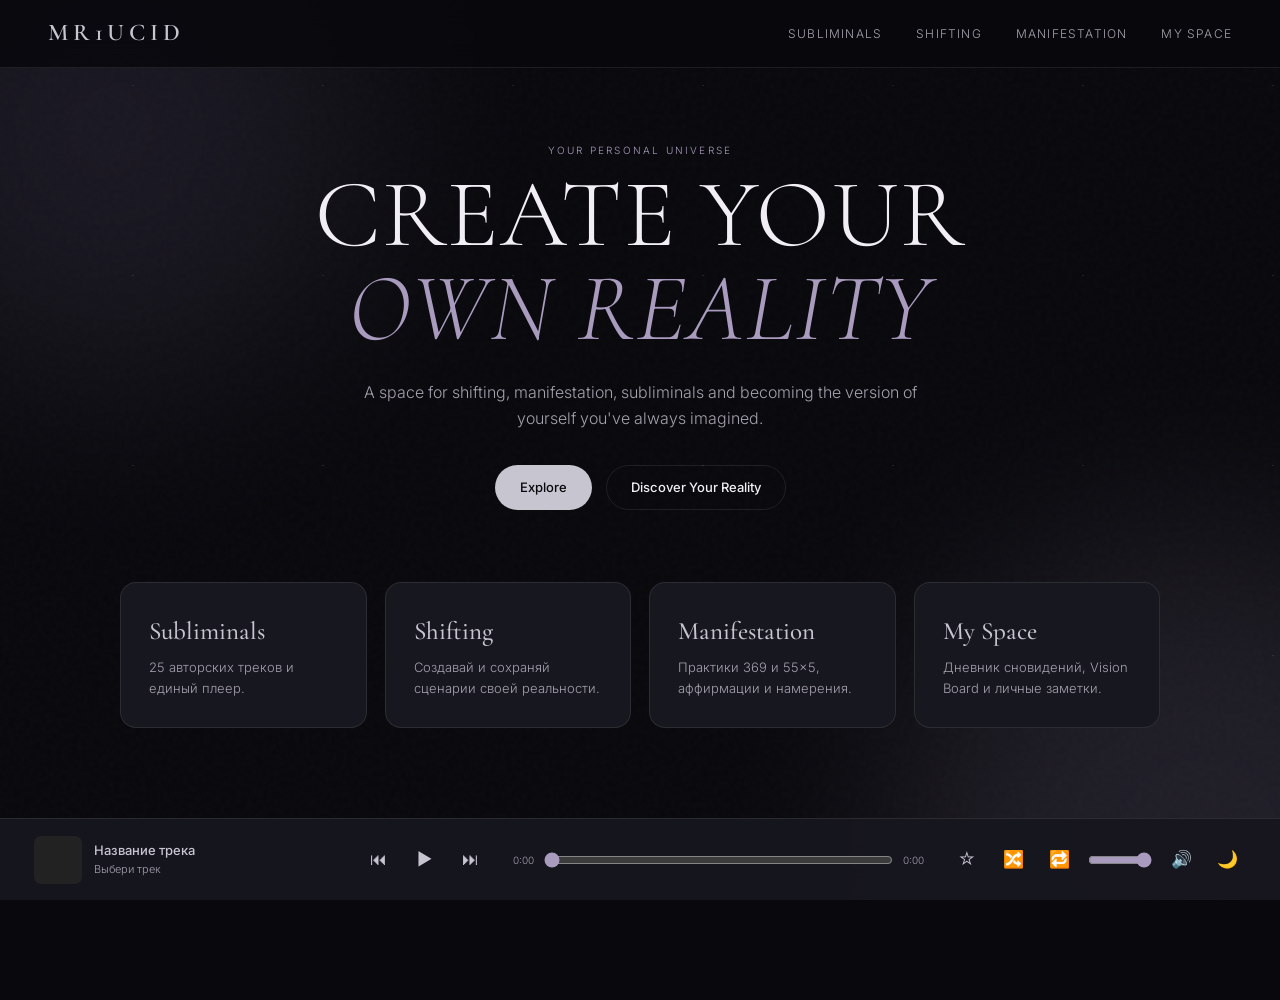
<file: index.html>
<!DOCTYPE html>
<html lang="ru">
<head>
  <meta charset="UTF-8">
  <meta name="viewport" content="width=device-width, initial-scale=1, viewport-fit=cover">
  <title>MR1UCID — Create Your Own Reality</title>
  <meta name="description" content="A personal space for subliminals, shifting, manifestation and becoming the version of yourself you've imagined.">
  <meta name="theme-color" content="#09090D">
  <link rel="canonical" href="https://mr1ucid.github.io/">
  <meta property="og:type" content="website">
  <meta property="og:url" content="https://mr1ucid.github.io/">
  <meta property="og:title" content="MR1UCID — Create Your Own Reality">
  <meta property="og:description" content="A personal space for subliminals, shifting and manifestation.">
  <meta property="og:image" content="https://mr1ucid.github.io/og-image.jpg">
  <meta name="twitter:card" content="summary_large_image">
  <link rel="manifest" href="manifest.json">
  <link rel="icon" type="image/svg+xml" href="favicon.svg">
  <link rel="apple-touch-icon" href="icons/icon-192.png">
  <link rel="preconnect" href="https://fonts.googleapis.com">
  <link rel="preconnect" href="https://fonts.gstatic.com" crossorigin>
  <link href="https://fonts.googleapis.com/css2?family=Cormorant+Garamond:ital,wght@0,300;0,400;0,500;0,600;1,300;1,400&family=Inter:wght@300;400;500;600&display=swap" rel="stylesheet">
  <link rel="stylesheet" href="style.css">
</head>
<body>
  <div class="bg-effects" aria-hidden="true"><div class="stars"></div><div class="glow-orb glow-1"></div><div class="glow-orb glow-2"></div><div class="film-grain"></div></div>
  <header class="top-nav">
    <a href="#home" class="logo" aria-label="MR1UCID — главная">MR1UCID</a>
    <nav class="nav-links" aria-label="Основная навигация">
      <a href="#subliminals">Subliminals</a><a href="#shifting">Shifting</a><a href="#manifestation">Manifestation</a><a href="#my-space">My Space</a>
    </nav>
    <button id="installPwaBtn" class="btn-install" type="button" hidden>Install App</button>
  </header>
  <main id="app-container">
    <section id="home" class="page active" aria-labelledby="homeTitle">
      <div class="hero">
        <p class="eyebrow">YOUR PERSONAL UNIVERSE</p>
        <h1 class="hero-title" id="homeTitle">CREATE YOUR<br><em>OWN REALITY</em></h1>
        <p class="hero-subtitle">A space for shifting, manifestation, subliminals and becoming the version of yourself you've always imagined.</p>
        <div class="hero-btns"><a href="#subliminals" class="btn-primary">Explore</a><a href="#shifting" class="btn-secondary">Discover Your Reality</a></div>
      </div>
      <div class="home-grid">
        <a href="#subliminals" class="card nav-card"><h2>Subliminals</h2><p>25 авторских треков и единый плеер.</p></a>
        <a href="#shifting" class="card nav-card"><h2>Shifting</h2><p>Создавай и сохраняй сценарии своей реальности.</p></a>
        <a href="#manifestation" class="card nav-card"><h2>Manifestation</h2><p>Практики 369 и 55×5, аффирмации и намерения.</p></a>
        <a href="#my-space" class="card nav-card"><h2>My Space</h2><p>Дневник сновидений, Vision Board и личные заметки.</p></a>
      </div>
      <p id="offlineNotice" class="offline-notice" role="status" hidden>Нет подключения. Доступна сохранённая версия сайта.</p>
    </section>

    <section id="subliminals" class="page" aria-labelledby="tracksHeading">
      <div class="section-header"><p class="eyebrow">LISTEN & RESET</p><h2 id="tracksHeading">My Subliminals</h2><p>25 треков, обложки и один синхронизированный плеер.</p></div>
      <div class="library-toolbar">
        <label class="search-bar"><span class="sr-only">Поиск треков</span><input type="search" id="searchInput" placeholder="Найти трек или тему…"></label>
        <label class="control-label">Показать
          <select id="trackFilter"><option value="all">Все треки</option><option value="favorites">Избранное</option><option value="recent">Недавно слушали</option></select>
        </label>
        <label class="control-label">Категория
          <select id="trackCategory"><option value="all">Все темы</option><option value="appearance">Внешность</option><option value="wellbeing">Самочувствие</option><option value="relationships">Отношения</option><option value="success">Цели и учёба</option><option value="lifestyle">Образ жизни</option><option value="shifting">Shifting</option></select>
        </label>
        <label class="control-label">Плейлист
          <select id="playlistSelect"><option value="">Все треки</option></select>
        </label>
        <form id="playlistForm" class="inline-form"><label class="sr-only" for="playlistName">Новый плейлист</label><input id="playlistName" maxlength="40" placeholder="Название плейлиста"><button class="btn-secondary" type="submit">Создать</button></form>
      </div>
      <p id="libraryStatus" class="muted" role="status"></p>
      <div class="library-grid" id="libraryGrid" aria-live="polite"></div>
      <section class="queue-panel card" aria-labelledby="queueTitle"><div class="section-heading-row"><h3 id="queueTitle">Очередь</h3><button class="text-button" type="button" id="clearQueueBtn">Очистить</button></div><ol id="queueList" class="simple-list"></ol></section>
    </section>

    <section id="shifting" class="page" aria-labelledby="shiftingHeading">
      <div class="section-header"><p class="eyebrow">DESIRED REALITY</p><h2 id="shiftingHeading">Shifting &amp; Desired Reality</h2><p>Записывай идеи и возвращайся к ним в любой момент.</p></div>
      <div class="card editor-card"><h3 id="scriptFormHeading">DR Script Creator</h3>
        <form id="drScriptForm">
          <input type="hidden" id="scriptId">
          <label for="drName">Название сценария</label><input type="text" id="drName" maxlength="80" placeholder="Например: Hogwarts, Mystic Falls" required>
          <label for="drDesc">Описание</label><textarea id="drDesc" maxlength="10000" placeholder="Описание реальности, кто ты там, твои способности…" rows="5" required></textarea>
          <div class="form-actions"><button type="submit" class="btn-primary" id="saveScriptBtn">Сохранить</button><button type="button" class="btn-secondary" id="cancelScriptEditBtn" hidden>Отмена</button></div>
        </form>
        <div id="savedScripts" class="saved-scripts"></div>
      </div>
    </section>

    <section id="manifestation" class="page" aria-labelledby="manifestHeading">
      <div class="section-header"><p class="eyebrow">INTENTION &amp; PRACTICE</p><h2 id="manifestHeading">Manifestation Tools</h2><p>Личный прогресс сохраняется на этом устройстве.</p></div>
      <div class="tools-grid">
        <div class="card tool-card"><h3>369 Method</h3><p>Запиши намерение и отмечай практику утром, днём и вечером.</p>
          <label for="intention369">Моё намерение</label><input type="text" id="intention369" maxlength="180" placeholder="Твоё желание…">
          <div class="counter-controls"><button class="btn-secondary" type="button" data-369="morning">Утро <span id="countMorning">0/3</span></button><button class="btn-secondary" type="button" data-369="day">День <span id="countDay">0/6</span></button><button class="btn-secondary" type="button" data-369="night">Вечер <span id="countNight">0/9</span></button></div>
          <p id="status369" role="status">Прогресс: 0/18</p><button id="reset369" class="text-button" type="button">Сбросить прогресс</button>
        </div>
        <div class="card tool-card"><h3>55×5 Method</h3><p>Записывай выбранную фразу пять дней подряд.</p>
          <label for="intention55">Фраза</label><input id="intention55" maxlength="180" placeholder="Моё намерение…"><label for="count55">Записей сегодня</label><input id="count55" type="number" min="0" max="55" value="0"><button id="save55" class="btn-secondary" type="button">Сохранить прогресс</button><p id="status55" role="status"></p>
        </div>
        <div class="card tool-card affirmation-card"><h3>Affirmations</h3><p id="affirmationText" class="affirmation-display">Выбери тему и найди слова, которые откликаются.</p>
          <div class="affirmation-controls"><label for="affirmationCategory">Тема</label><select id="affirmationCategory"><option value="all">Все</option><option value="confidence">Уверенность</option><option value="self-care">Забота о себе</option><option value="success">Цели</option><option value="calm">Спокойствие</option><option value="custom">Мои</option></select>
          <label for="affirmationSearch">Поиск</label><input id="affirmationSearch" type="search" placeholder="Найти аффирмацию…"></div>
          <div class="form-actions"><button id="nextAffirmation" class="btn-primary" type="button">Случайная</button><button id="copyAffirmation" class="btn-secondary" type="button">Копировать</button><button id="favoriteAffirmation" class="btn-secondary" type="button">☆ В избранное</button></div>
          <form id="customAffirmationForm" class="inline-form"><label class="sr-only" for="customAffirmation">Своя аффирмация</label><input id="customAffirmation" maxlength="300" placeholder="Добавить свою…"><button class="btn-secondary" type="submit">Добавить</button></form><ul id="affirmationResults" class="simple-list"></ul>
        </div>
      </div>
    </section>

    <section id="my-space" class="page" aria-labelledby="spaceHeading">
      <div class="section-header"><p class="eyebrow">YOUR PRIVATE SPACE</p><h2 id="spaceHeading">My Space</h2><p>Личные записи хранятся только в твоём браузере.</p></div>
      <div class="dashboard">
        <div class="card"><h3 id="greeting">Hello, Creator</h3><p id="clock">00:00</p><p id="date">Date</p><p id="quoteOfDay" class="muted"></p></div>
        <div class="card"><h3>Daily Intention</h3><label class="sr-only" for="dailyIntention">Намерение на сегодня</label><textarea id="dailyIntention" maxlength="1000" placeholder="Что важно для тебя сегодня?" rows="3"></textarea><p id="intentionSaved" class="muted" role="status">Сохраняется автоматически</p></div>
      </div>
      <div class="card achievements-card"><h3>Achievements</h3><p class="muted">Награды открываются за реальные действия в приложении.</p><div id="achievementList" class="achievement-list"></div></div>
      <div class="card journal-card"><div class="section-heading-row"><h3>Dream Journal</h3><input id="dreamSearch" type="search" placeholder="Поиск записей"></div>
        <form id="dreamForm"><input type="hidden" id="dreamId"><label for="dreamTitle">Название</label><input id="dreamTitle" maxlength="100" required placeholder="Название сна"><label for="dreamText">Описание</label><textarea id="dreamText" maxlength="5000" rows="4" required placeholder="Что тебе приснилось?"></textarea><div class="form-grid"><label>Дата<input id="dreamDate" type="date" required></label><label>Настроение<select id="dreamMood"><option>Спокойствие</option><option>Радость</option><option>Тревога</option><option>Удивление</option><option>Другое</option></select></label><label>Теги<input id="dreamTags" maxlength="160" placeholder="например: море, полёт"></label></div><div class="form-actions"><button class="btn-primary" type="submit" id="saveDreamBtn">Сохранить запись</button><button class="btn-secondary" id="cancelDreamEditBtn" type="button" hidden>Отмена</button></div></form><div id="dreamEntries" class="entry-list"></div>
      </div>
      <div class="card vision-card"><div class="section-heading-row"><div><h3>Vision Board</h3><p class="muted">Добавляй локальные изображения и подписи. Перетаскивай карточки.</p></div><button id="exportBoard" class="btn-secondary" type="button">Скачать PNG</button></div>
        <form id="boardForm" class="inline-form"><label class="sr-only" for="boardCaption">Подпись</label><input id="boardCaption" maxlength="120" placeholder="Подпись или цель"><label class="file-label">Изображение <input id="boardImage" type="file" accept="image/png,image/jpeg,image/webp"></label><button class="btn-secondary" type="submit">Добавить</button></form><div id="visionBoard" class="vision-board" aria-label="Личная доска визуализации"></div>
      </div>
      <div class="card settings-card"><h3>Данные и оформление</h3><p class="muted">Экспортируй резервную копию или восстанови её на этом устройстве.</p>
        <div class="settings-controls"><label for="themeSelect">Тема</label><select id="themeSelect"><option value="midnight">Midnight Lavender</option><option value="silver">Celestial Silver</option><option value="rose">Gothic Rose</option></select><button id="exportData" class="btn-secondary" type="button">Экспорт данных</button><label class="btn-secondary import-label">Импорт копии<input id="importData" type="file" accept="application/json,.json"></label><button id="clearData" class="text-button danger-button" type="button">Очистить данные</button></div><p id="storageStatus" class="muted" role="status"></p>
      </div>
    </section>
  </main>

  <section class="global-player" id="globalPlayer" aria-label="Аудиоплеер">
    <div class="player-info"><div class="player-cover" id="playerCover"></div><div class="player-text"><span class="player-title" id="playerTitle">Название трека</span><span class="player-status" id="playerStatus" role="status">Выбери трек</span></div></div>
    <div class="player-controls"><button id="prevBtn" type="button" aria-label="Предыдущий трек">⏮</button><button id="playPauseBtn" type="button" aria-label="Воспроизвести">▶</button><button id="nextBtn" type="button" aria-label="Следующий трек">⏭</button></div>
    <div class="player-progress"><span id="currentTime">0:00</span><label class="sr-only" for="progressBar">Позиция воспроизведения</label><input type="range" id="progressBar" min="0" max="100" value="0"><span id="duration">0:00</span></div>
    <div class="player-actions"><button id="favoriteTrack" type="button" aria-label="Добавить трек в избранное">☆</button><button id="shuffleBtn" type="button" aria-label="Случайный порядок" aria-pressed="false">🔀</button><button id="repeatBtn" type="button" aria-label="Повтор трека" aria-pressed="false">🔁</button><label class="volume-control"><span class="sr-only">Громкость</span><input id="volumeControl" type="range" min="0" max="1" step="0.05" value="1"></label><button id="muteBtn" type="button" aria-label="Отключить звук" aria-pressed="false">🔊</button><button id="sleepTimerBtn" type="button" aria-label="Таймер сна">🌙</button></div>
  </section>
  <nav class="bottom-nav" id="bottomNav" aria-label="Мобильная навигация">
    <a href="#home" class="bottom-nav__item active" data-page="home"><span aria-hidden="true">🏠</span><span>Home</span></a><a href="#subliminals" class="bottom-nav__item" data-page="subliminals"><span aria-hidden="true">🎧</span><span>Audio</span></a><a href="#shifting" class="bottom-nav__item" data-page="shifting"><span aria-hidden="true">✨</span><span>Shifting</span></a><a href="#manifestation" class="bottom-nav__item" data-page="manifestation"><span aria-hidden="true">📝</span><span>Practice</span></a><a href="#my-space" class="bottom-nav__item" data-page="my-space"><span aria-hidden="true">👤</span><span>My Space</span></a>
  </nav>
  <audio id="mainAudio" preload="metadata"></audio>
  <div id="toast" class="toast" role="status" aria-live="polite"></div>
  <script src="script.js" defer></script>
</body>
</html>
</file>
<file: style.css>
:root {
  --bg: #09090D;
  --bg-sec: #111117;
  --card: #17171F;
  --silver: #C7C5D0;
  --lavender: #A99BBE;
  --violet: #81729D;
  --text: #F1EFF5;
  --text-dim: #A5A1AE;
  --border: rgba(255, 255, 255, .09);
  --glass: rgba(23, 23, 31, .94);
  --font-serif: 'Cormorant Garamond', Georgia, serif;
  --font-sans: Inter, Arial, sans-serif;
  --ease: cubic-bezier(.22,.61,.36,1);
  --radius: 16px;
  color-scheme: dark;
}
[data-theme="silver"] { --bg:#0C0D12; --bg-sec:#151821; --card:#1D202A; --silver:#D9D9E4; --lavender:#AABBD2; --violet:#788DAA; --text:#F1F3F8; --text-dim:#B4BAC7; }
[data-theme="rose"] { --bg:#100B10; --bg-sec:#1B111A; --card:#231722; --silver:#E2C9D4; --lavender:#C99CB4; --violet:#9C6A85; --text:#F6EDF2; --text-dim:#C0AAB7; }
*,*::before,*::after { box-sizing:border-box; }
html { scroll-behavior:smooth; }
body { margin:0; min-height:100vh; background:var(--bg); color:var(--text); font-family:var(--font-sans); font-weight:300; line-height:1.6; overflow-x:hidden; padding:0 0 calc(100px + env(safe-area-inset-bottom,0px)); }
button,input,textarea,select { font:inherit; color:inherit; }
button,a,select { -webkit-tap-highlight-color:transparent; }
button { cursor:pointer; }
a { color:inherit; text-decoration:none; }
button:focus-visible,a:focus-visible,input:focus-visible,textarea:focus-visible,select:focus-visible { outline:2px solid var(--lavender); outline-offset:3px; }
.sr-only { position:absolute; width:1px; height:1px; padding:0; margin:-1px; overflow:hidden; clip:rect(0,0,0,0); white-space:nowrap; border:0; }
.bg-effects { position:fixed; inset:0; z-index:-1; pointer-events:none; overflow:hidden; }
.stars { position:absolute; inset:0; opacity:.2; background-image:radial-gradient(1px 1px at 10% 20%,#fff 45%,transparent 55%),radial-gradient(1px 1px at 70% 45%,#fff 45%,transparent 55%),radial-gradient(1px 1px at 42% 80%,#fff 45%,transparent 55%); background-size:190px 190px; }
.glow-orb { position:absolute; border-radius:50%; filter:blur(100px); opacity:.14; }
.glow-1 { width:500px;height:500px;background:var(--violet);top:-120px;left:-140px; }
.glow-2 { width:600px;height:600px;background:var(--lavender);bottom:-240px;right:-220px; }
.film-grain { position:absolute;inset:0;opacity:.025;background-image:url("data:image/svg+xml,%3Csvg viewBox='0 0 200 200' xmlns='http://www.w3.org/2000/svg'%3E%3Cfilter id='n'%3E%3CfeTurbulence type='fractalNoise' baseFrequency='.85' numOctaves='3' stitchTiles='stitch'/%3E%3C/filter%3E%3Crect width='100%25' height='100%25' filter='url(%23n)'/%3E%3C/svg%3E"); }
.top-nav { position:fixed;top:0;left:0;width:100%;min-height:68px;padding:12px clamp(16px,4vw,48px);display:flex;justify-content:space-between;align-items:center;gap:20px;background:rgba(9,9,13,.88);backdrop-filter:blur(14px);z-index:100;border-bottom:1px solid var(--border); }
.logo { font-family:var(--font-serif);font-size:24px;letter-spacing:.2em;color:var(--silver);font-weight:600;white-space:nowrap; }
.nav-links { display:flex;gap:clamp(12px,3vw,34px);align-items:center; }
.nav-links a { font-size:12px;text-transform:uppercase;letter-spacing:.1em;color:var(--text-dim);transition:color .2s; }
.nav-links a:hover,.nav-links a[aria-current="page"] { color:var(--lavender); }
.btn-install { border:0;background:var(--silver);color:var(--bg);padding:9px 18px;border-radius:22px;font-weight:500; }
.btn-install[hidden] { display:none; }
main { width:100%; }
.page { display:none;max-width:1320px;margin:0 auto;padding:124px clamp(18px,4vw,54px) 68px;min-height:100vh;animation:fadeIn .35s var(--ease) both; }
.page.active { display:block; }
@keyframes fadeIn { from { opacity:0; transform:translateY(10px); } to { opacity:1; transform:translateY(0); } }
.hero { text-align:center;max-width:850px;margin:18px auto 72px; }
.eyebrow { margin:0 0 10px;color:var(--lavender);font-size:10px;letter-spacing:.22em;text-transform:uppercase; }
.hero-title { font-family:var(--font-serif);font-size:clamp(52px,8vw,96px);line-height:.98;font-weight:300;margin:10px 0 24px;letter-spacing:.015em; }
.hero-title em { color:var(--lavender);font-weight:300; }
.hero-subtitle { max-width:560px;margin:0 auto 34px;color:var(--text-dim);font-size:16px; }
.hero-btns,.form-actions { display:flex;gap:14px;justify-content:center;flex-wrap:wrap; }
.btn-primary,.btn-secondary { display:inline-flex;align-items:center;justify-content:center;min-height:44px;padding:11px 24px;border-radius:28px;font-size:13px;font-weight:500;border:1px solid transparent;transition:background .2s,border-color .2s,transform .2s; }
.btn-primary { background:var(--silver);color:var(--bg); }
.btn-primary:hover { background:var(--lavender);transform:translateY(-1px); }
.btn-secondary { background:transparent;border-color:var(--border);color:var(--text); }
.btn-secondary:hover { border-color:var(--silver); }
.home-grid { display:grid;grid-template-columns:repeat(auto-fit,minmax(min(100%,245px),1fr));gap:18px;max-width:1040px;margin:0 auto; }
.card { min-width:0;background:var(--card);border:1px solid var(--border);border-radius:var(--radius);padding:clamp(18px,3vw,28px);backdrop-filter:blur(10px); }
.nav-card { display:block;transition:transform .25s var(--ease),border-color .25s; }
.nav-card:hover { border-color:var(--violet);transform:translateY(-3px); }
.nav-card h2,.nav-card h3 { font-family:var(--font-serif);font-size:25px;color:var(--silver);font-weight:500;margin:0 0 6px; }
.nav-card p { color:var(--text-dim);font-size:13px;margin:0; }
.section-header { text-align:center;margin:0 auto 38px;max-width:720px; }
.section-header h2 { font-family:var(--font-serif);font-size:clamp(38px,6vw,58px);line-height:1.05;font-weight:400;color:var(--silver);margin:0; }
.section-header p:last-child { color:var(--text-dim);margin:10px 0 0; }
.muted { color:var(--text-dim);font-size:13px; }
.library-toolbar { display:flex;flex-wrap:wrap;gap:12px;align-items:end;margin:0 auto 18px;max-width:1180px; }
.search-bar { flex:1 1 260px; }
.search-bar input { width:100%; }
.control-label,.form-grid label { display:grid;gap:5px;color:var(--text-dim);font-size:12px; }
input[type="text"],input[type="search"],input[type="number"],textarea,select { width:100%;min-height:42px;padding:10px 13px;background:rgba(0,0,0,.22);border:1px solid var(--border);border-radius:10px;color:var(--text); }
textarea { resize:vertical; }
input::placeholder,textarea::placeholder { color:#888493; }
input:focus,textarea:focus,select:focus { border-color:var(--lavender); }
select option { background:var(--card);color:var(--text); }
.inline-form { display:flex;flex-wrap:wrap;gap:8px;align-items:center; }
.inline-form input:not([type=file]) { flex:1 1 160px;width:auto; }
.inline-form .btn-secondary { min-height:42px; }
.library-grid { display:grid;grid-template-columns:repeat(auto-fill,minmax(min(100%,220px),1fr));gap:16px;max-width:1180px;margin:0 auto; }
.track-card { min-width:0;background:var(--card);border:1px solid var(--border);border-radius:14px;padding:14px;display:flex;flex-direction:column;gap:10px;transition:border-color .2s,transform .2s; }
.track-card:hover { border-color:var(--lavender);transform:translateY(-2px); }
.track-cover { width:100%;aspect-ratio:1;background:#111;border-radius:10px;overflow:hidden;position:relative;display:grid;place-items:center;color:#514B59;font-size:38px; }
.track-cover img,.player-cover img { width:100%;height:100%;object-fit:cover;display:block; }
.track-cover img { position:absolute;inset:0; }
.track-title { font-family:var(--font-serif);font-size:20px;line-height:1.2;color:var(--silver);margin:0; }
.track-tags { color:var(--text-dim);font-size:11px;min-height:1.5em; }
.track-actions { display:flex;gap:7px;align-items:center;flex-wrap:wrap; }
.track-actions .btn-secondary { min-height:36px;padding:7px 12px;font-size:11px; }
.track-actions .play-track { flex:1; }
.icon-button,.text-button { background:none;border:0;color:var(--text-dim);padding:8px;min-height:36px; }
.icon-button:hover,.text-button:hover { color:var(--lavender); }
.is-favorite { color:var(--lavender)!important; }
.queue-panel { max-width:1180px;margin:26px auto 0; }
.section-heading-row { display:flex;align-items:center;justify-content:space-between;gap:16px;flex-wrap:wrap; }
.section-heading-row h3,.card h3 { font-family:var(--font-serif);font-weight:500;font-size:25px;color:var(--silver);margin:0 0 12px; }
.simple-list { list-style:none;padding:0;margin:10px 0 0;display:grid;gap:8px; }
.simple-list li { display:flex;justify-content:space-between;align-items:center;gap:10px;border-bottom:1px solid var(--border);padding:8px 0;color:var(--text-dim); }
.simple-list li:last-child { border-bottom:0; }
.shifting-container,.tools-grid,.dashboard { display:grid;grid-template-columns:repeat(auto-fit,minmax(min(100%,310px),1fr));gap:18px;max-width:1020px;margin:0 auto;align-items:start; }
.editor-card { max-width:820px;margin:0 auto; }
form:not(.inline-form) { display:grid;gap:10px;margin-top:14px; }
form label { color:var(--text-dim);font-size:12px; }
.form-actions { justify-content:flex-start;margin-top:4px; }
.saved-scripts,.entry-list { display:grid;gap:12px;margin-top:22px; }
.script-item,.entry-card { background:rgba(255,255,255,.035);border:1px solid var(--border);border-radius:10px;padding:14px; }
.script-item h4,.entry-card h4 { font-family:var(--font-serif);font-size:20px;color:var(--silver);margin:0 0 4px; }
.script-item p,.entry-card p { color:var(--text-dim);font-size:13px;white-space:pre-wrap;overflow-wrap:anywhere;margin:4px 0 10px; }
.entry-meta { color:var(--lavender);font-size:11px; }
.entry-actions { display:flex;gap:8px;flex-wrap:wrap; }
.entry-actions button { min-height:36px;padding:6px 12px; }
.tool-card { min-width:0; }
.tool-card p { color:var(--text-dim);font-size:13px; }
.counter-controls { display:flex;gap:8px;flex-wrap:wrap;margin:14px 0; }
.counter-controls button { flex:1 1 100px;display:flex;justify-content:space-between;gap:6px; }
.affirmation-display { color:var(--silver);font-family:var(--font-serif);font-size:22px;line-height:1.3;min-height:3.8em;padding:12px 0; }
.affirmation-controls { display:grid;grid-template-columns:1fr 2fr;gap:8px;align-items:center;margin:10px 0; }
.affirmation-controls label { color:var(--text-dim);font-size:12px; }
.dashboard { margin-bottom:18px; }
.dashboard .card { min-height:138px; }
.dashboard h3 { margin-bottom:4px; }
#clock { font-family:var(--font-serif);font-size:34px;color:var(--silver);line-height:1.2;margin:0; }
#date { color:var(--text-dim);font-size:13px;margin:0; }
.journal-card,.vision-card,.settings-card { max-width:1020px;margin:18px auto 0; }
.form-grid { display:grid;grid-template-columns:1fr 1fr;gap:12px; }
.journal-card .section-heading-row input { max-width:260px; }
.vision-board { display:grid;grid-template-columns:repeat(auto-fill,minmax(150px,1fr));gap:12px;min-height:100px;margin-top:18px;padding:14px;border:1px dashed var(--border);border-radius:12px;background:rgba(0,0,0,.14); }
.vision-item { position:relative;min-width:0;min-height:130px;resize:both;overflow:hidden;cursor:grab;background:rgba(255,255,255,.04);border:1px solid var(--border);border-radius:10px;padding:8px; }
.vision-item:active { cursor:grabbing; }
.vision-item img { width:100%;height:120px;object-fit:cover;border-radius:6px; }
.vision-item p { margin:6px 0 0;color:var(--silver);font-size:12px;overflow-wrap:anywhere; }
.vision-item button { position:absolute;top:4px;right:4px;border:0;border-radius:50%;background:rgba(9,9,13,.86);color:var(--text);width:30px;height:30px; }
.file-label,.import-label { display:inline-flex;align-items:center;gap:8px;cursor:pointer; }
.file-label input,.import-label input { max-width:180px;font-size:11px; }
.settings-controls { display:flex;align-items:center;flex-wrap:wrap;gap:10px; }
.settings-controls #themeSelect { width:auto;min-width:180px; }
.danger-button { color:#D99AAA; }
.offline-notice { max-width:600px;margin:28px auto 0;padding:12px 16px;border:1px solid var(--border);border-radius:12px;text-align:center;color:var(--text-dim); }
.global-player { position:fixed;bottom:0;left:0;width:100%;min-height:82px;background:var(--glass);backdrop-filter:blur(18px);border-top:1px solid var(--border);display:grid;grid-template-columns:minmax(170px,1.1fr) auto minmax(160px,1.5fr) auto;align-items:center;gap:clamp(8px,2vw,24px);padding:10px clamp(12px,3vw,34px) calc(10px + env(safe-area-inset-bottom,0px));z-index:1000; }
.player-info { display:flex;align-items:center;gap:12px;min-width:0; }
.player-cover { width:48px;height:48px;flex:none;background:#222;border-radius:7px;overflow:hidden; }
.player-text { display:flex;flex-direction:column;min-width:0; }
.player-title { color:var(--silver);font-size:13px;font-weight:500;white-space:nowrap;overflow:hidden;text-overflow:ellipsis; }
.player-status { color:var(--text-dim);font-size:11px; }
.player-controls,.player-actions { display:flex;align-items:center;justify-content:center;gap:8px; }
.player-controls button,.player-actions button { border:0;background:transparent;color:var(--silver);font-size:17px;min-width:38px;min-height:40px;border-radius:9px; }
.player-controls button:hover,.player-actions button:hover { background:rgba(255,255,255,.06);color:var(--lavender); }
.player-progress { display:flex;align-items:center;gap:8px;color:var(--text-dim);font-size:10px;min-width:0; }
.player-progress input,.volume-control input { accent-color:var(--lavender);width:100%;min-width:50px; }
.volume-control { width:68px;display:flex;align-items:center; }
.bottom-nav { display:none; }
.toast { position:fixed;left:50%;bottom:110px;transform:translate(-50%,15px);opacity:0;pointer-events:none;background:var(--card);border:1px solid var(--border);color:var(--text);padding:10px 16px;border-radius:12px;z-index:1200;transition:opacity .2s,transform .2s;max-width:min(90vw,520px);text-align:center;font-size:13px; }
.toast.visible { opacity:1;transform:translate(-50%,0); }
[hidden] { display:none!important; }
@media (max-width:900px) { .global-player { grid-template-columns:1fr auto 1fr; } .player-actions { grid-column:1/-1;justify-content:center; } .player-progress { grid-column:1/-1;grid-row:2; } .global-player { padding-bottom:calc(54px + env(safe-area-inset-bottom,0px)); } body { padding-bottom:calc(160px + env(safe-area-inset-bottom,0px)); } }
@media (max-width:680px) {
  .top-nav { min-height:58px;padding:9px 18px; }
  .nav-links { display:none; }
  .page { padding:94px 16px 170px; }
  .hero { margin:8px auto 44px; }
  .hero-title { font-size:clamp(44px,12vw,64px); }
  .hero-subtitle { font-size:14px;margin-bottom:26px; }
  .hero-btns { flex-direction:column;gap:10px;align-items:stretch;max-width:360px;margin:auto; }
  .section-header { margin-bottom:24px; }
  .library-toolbar { display:grid;grid-template-columns:1fr 1fr;align-items:end; }
  .search-bar,.inline-form { grid-column:1/-1; }
  .library-grid { grid-template-columns:repeat(2,minmax(0,1fr));gap:10px; }
  .track-card { padding:9px;gap:7px; }
  .track-title { font-size:17px; }
  .track-actions .btn-secondary { padding:6px 8px; }
  .form-grid,.affirmation-controls { grid-template-columns:1fr; }
  .global-player { bottom:calc(54px + env(safe-area-inset-bottom,0px));min-height:104px;padding:8px 12px;grid-template-columns:minmax(0,1fr) auto;gap:4px 8px; }
  .player-info { grid-column:1;grid-row:1; }
  .player-controls { grid-column:2;grid-row:1; }
  .player-progress { grid-column:1/-1;grid-row:2; }
  .player-actions { grid-column:1/-1;grid-row:3;gap:4px; }
  .player-actions button { min-height:32px;min-width:34px;font-size:15px; }
  .volume-control { width:55px; }
  .bottom-nav { display:flex;position:fixed;left:0;bottom:0;width:100%;justify-content:space-around;align-items:center;background:rgba(9,9,13,.97);backdrop-filter:blur(12px);border-top:1px solid var(--border);z-index:999;padding:5px 0 calc(5px + env(safe-area-inset-bottom,0px)); }
  .bottom-nav__item { display:flex;flex:1;flex-direction:column;align-items:center;gap:1px;color:var(--text-dim);font-size:9px;padding:3px 2px;min-height:42px; }
  .bottom-nav__item span:first-child { font-size:17px;line-height:1.2; }
  .bottom-nav__item.active { color:var(--lavender); }
  .toast { bottom:calc(180px + env(safe-area-inset-bottom,0px)); }
  .vision-board { grid-template-columns:repeat(2,minmax(0,1fr)); }
  .section-heading-row { align-items:flex-start; }
}
@media (prefers-reduced-motion:reduce) { *,*::before,*::after { scroll-behavior:auto!important;animation-duration:.01ms!important;animation-iteration-count:1!important;transition-duration:.01ms!important; } }
</file>
